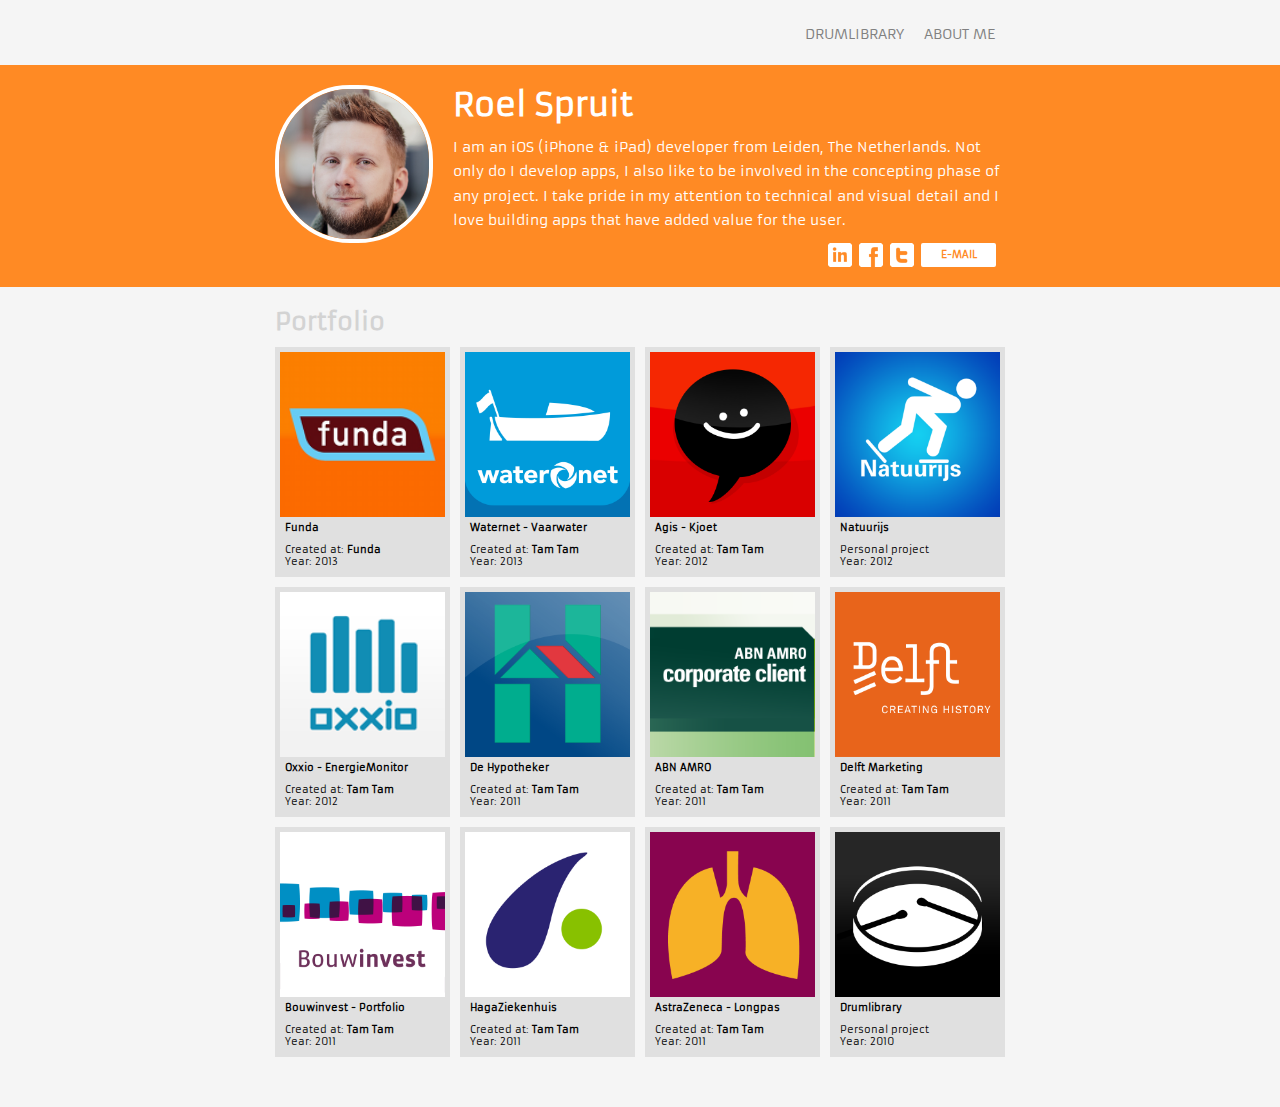
<file: index.html>
<html>

<head>
	<title>Roel Spruit</title>
	<link href='http://fonts.googleapis.com/css?family=Armata' rel='stylesheet' type='text/css'>
	<link rel="stylesheet" href="styles.css" />
	
	<meta name="viewport" content="width=device-width, initial-scale=1, maximum-scale=1">
</head>

<body>

<div id="menucontainer">
	<ul id="topmenu">
		<li><a href="/">About Me</a></li>
		<li><a href="./drumlibrary">DrumLibrary</a></li>
	</ul>
</div>

<div id="bio">

	<div class="contentcontainer">
		<div id="bioinfo">
			<img class="headshot" src='img/roel-square.jpg' />
		</div>
				
		<div id="biotext">
			<h1>Roel Spruit</h1>
			<p>
				I am an iOS (iPhone & iPad) developer from Leiden, The Netherlands. Not only do I develop apps, I also like to be involved in the concepting phase of any project. I take pride in my attention to technical and visual detail and I love building apps that have added value for the user.
			</p>
			
			<div id="socialbuttons">
				<a class="linkedin" target="_blank" href="http://nl.linkedin.com/in/roelspruit"></a>
				<a class="facebook" target="_blank" href="http://www.facebook.com/profile.php?id=100000343780678"></a>
				<a class="twitter" target="_blank" href="http://www.twitter.com/roelspruit"></a>
				<a href="mailto:roelspruit@gmail.com" class="mailbutton">E-MAIL</a>
			</div>
			
		</div>
		
		<br class="clearboth" />
	</div>
	
</div>

<div id="portfolio" class="contentcontainer">
	<h2>Portfolio</h2>
	<div id="portfoliocontainer">
		<div class="portfolioblock">
			<div class="imagecontainer">
				<img src="img/portfolio/funda-thumb.png" />
			</div>
			<div class="textcontainer">
				<h3>Funda</h3>
				<ul>
					<li>Created at: <a href="http://www.funda.nl">Funda</a></li>
					<li>Year: 2013</li>
				</ul>
			</div>
		</div>
		<div class="portfolioblock">
			<div class="imagecontainer">
				<img src="img/portfolio/vaarwater-thumb.png" />
			</div>
			<div class="textcontainer">
			<h3>Waternet - Vaarwater</h3>
				<ul>
					<li>Created at: <a href="http://www.tamtam.nl">Tam Tam</a></li>
					<li>Year: 2013</li>
				</ul>
			</div>
		</div>
		<div class="portfolioblock">
			<div class="imagecontainer">
				<img src="img/portfolio/kjoet-thumb.png" />
			</div>
			<div class="textcontainer">
				<h3>Agis - Kjoet</h3>
				<ul>
					<li>Created at: <a href="http://www.tamtam.nl">Tam Tam</a></li>
					<li>Year: 2012</li>
				</ul>
			</div>
		</div>
		<div class="portfolioblock">
			<div class="imagecontainer">
				<img src="img/portfolio/natuurijs-thumb.png" />
			</div>
			<div class="textcontainer">
				<h3>Natuurijs</h3>
				<ul>
					<li>Personal project</li>
					<li>Year: 2012</li>
				</ul>
			</div>
		</div>
		<div class="portfolioblock mobilehidden">
			<div class="imagecontainer">
				<img src="img/portfolio/oxxio-thumb.png" />
			</div>
			<div class="textcontainer">
				<h3>Oxxio - EnergieMonitor</h3>
				<ul>
					<li>Created at: <a href="http://www.tamtam.nl">Tam Tam</a></li>
					<li>Year: 2012</li>
				</ul>
			</div>
		</div>
		<div class="portfolioblock mobilehidden">
			<div class="imagecontainer">
				<img src="img/portfolio/hypotheker-thumb.png" />
			</div>
			<div class="textcontainer">
				<h3>De Hypotheker</h3>
				<ul>
					<li>Created at: <a href="http://www.tamtam.nl">Tam Tam</a></li>
					<li>Year: 2011</li>
				</ul>
			</div>
		</div>
		<div class="portfolioblock mobilehidden">
			<div class="imagecontainer">
				<img src="img/portfolio/abn-thumb.png" />
			</div>
			<div class="textcontainer">
				<h3>ABN AMRO</h3>
				<ul>
					<li>Created at: <a href="http://www.tamtam.nl">Tam Tam</a></li>
					<li>Year: 2011</li>
				</ul>
			</div>
		</div>
		<div class="portfolioblock">
			<div class="imagecontainer">
				<img src="img/portfolio/delft-thumb.png" />
			</div>
			<div class="textcontainer">
				<h3>Delft Marketing</h3>
				<ul>
					<li>Created at: <a href="http://www.tamtam.nl">Tam Tam</a></li>
					<li>Year: 2011</li>
				</ul>
			</div>
		</div>
		<div class="portfolioblock">
			<div class="imagecontainer">
				<img src="img/portfolio/bouwinvest-thumb.png" />
			</div>
			<div class="textcontainer">
				<h3>Bouwinvest - Portfolio</h3>
				<ul>
					<li>Created at: <a href="http://www.tamtam.nl">Tam Tam</a></li>
					<li>Year: 2011</li>
				</ul>
			</div>
		</div>
		<div class="portfolioblock mobilehidden">
			<div class="imagecontainer">
				<img src="img/portfolio/haga-thumb.png" />
			</div>
			<div class="textcontainer">
				<h3>HagaZiekenhuis</h3>
				<ul>
					<li>Created at: <a href="http://www.tamtam.nl">Tam Tam</a></li>
					<li>Year: 2011</li>
				</ul>
			</div>
		</div>
		<div class="portfolioblock mobilehidden">
			<div class="imagecontainer">
				<img src="img/portfolio/longpas-thumb.png" />
			</div>
			<div class="textcontainer">
				<h3>AstraZeneca - Longpas</h3>
				<ul>
					<li>Created at: <a href="http://www.tamtam.nl">Tam Tam</a></li>
					<li>Year: 2011</li>
				</ul>
			</div>
		</div>
		<div class="portfolioblock mobilehidden">
			<div class="imagecontainer">
				<img src="img/portfolio/drumlibrary-thumb.png" />
			</div>
			<div class="textcontainer">
				<h3>Drumlibrary</h3>
				<ul>
					<li>Personal project</li>
					<li>Year: 2010</li>
				</ul>
			</div>
		</div>
	</div>
</div>

<br class="clearboth" />

<script type="text/javascript">

  var _gaq = _gaq || [];
  _gaq.push(['_setAccount', 'UA-24617787-1']);
  _gaq.push(['_trackPageview']);

  (function() {
    var ga = document.createElement('script'); ga.type = 'text/javascript'; ga.async = true;
    ga.src = ('https:' == document.location.protocol ? 'https://ssl' : 'http://www') + '.google-analytics.com/ga.js';
    var s = document.getElementsByTagName('script')[0]; s.parentNode.insertBefore(ga, s);
  })();

</script>
</body>

</html>
</file>
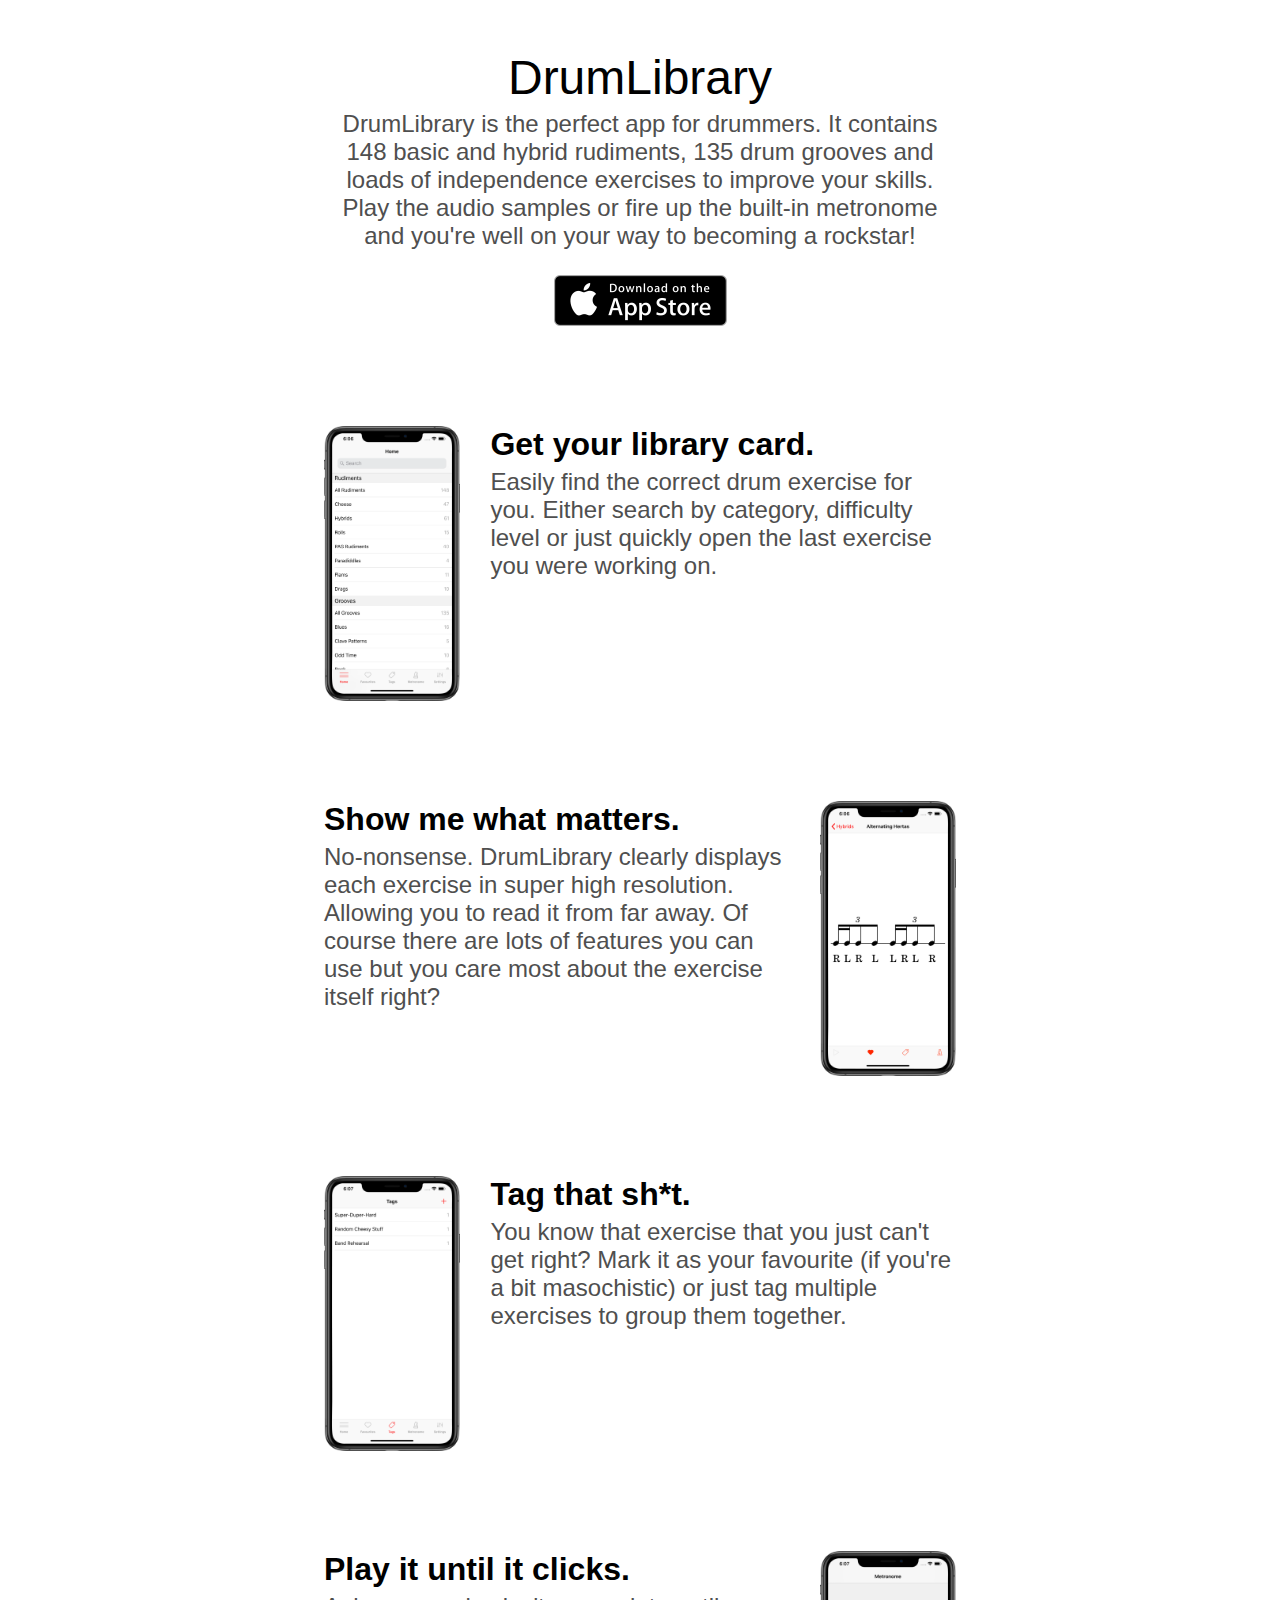
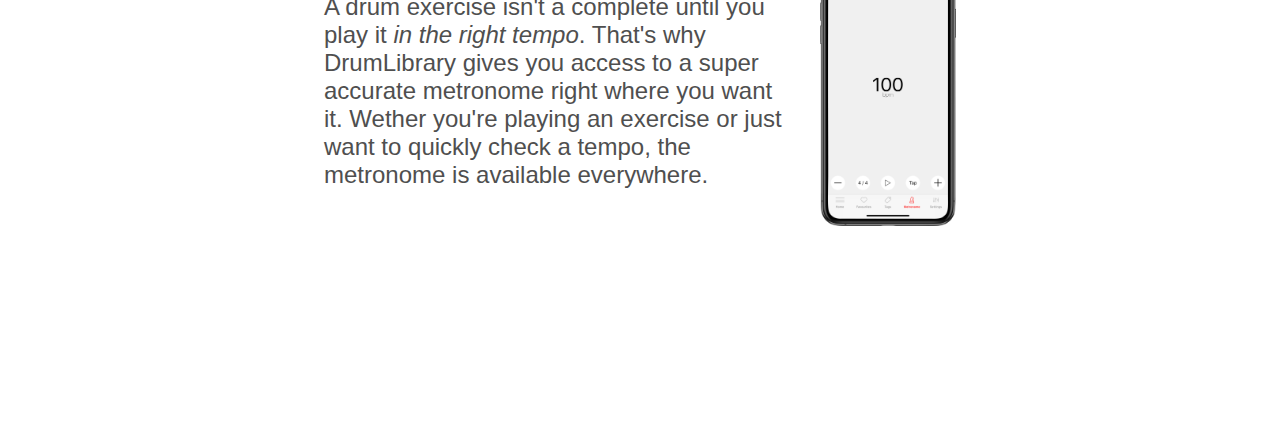
<file: drumlibrary/index.html>
<html>
	<head>
		<link rel="stylesheet" type="text/css" href="style.css">
		<title>DrumLibrary - The app for the serious(ly fun) drummer</title>
	</head>
	
	<body>
		<div id="header">
			<h1>DrumLibrary</h1>
			<p>
			DrumLibrary is the perfect app for drummers. It contains 148 basic and hybrid 	rudiments, 135 drum grooves and loads of independence exercises to improve your skills. Play the audio samples or fire up the built-in metronome and you're well on your way to becoming a rockstar!
			</p>
			<a href="https://itunes.apple.com/nl/app/drumlibrary/id348831734?mt=8"><img class="downloadbutton" src="appstore.png" width="173px" /></a>
		</div>
			
		<div class="topic imageleft">
			<img src="Library.png" height="275"/>
			<div class="text">
				<h2>Get your library card.</h2>
				<p>Easily find the correct drum exercise for you. Either search by category, difficulty level or just quickly open the last exercise you were working on.
				</p>
			</div>
		</div>

		<div class="topic imageright">
			<img src="Content.png" height="275"/>
			<div class="text">
				<h2>Show me what matters.</h2>
				<p>No-nonsense. DrumLibrary clearly displays each exercise in super high resolution. Allowing you to read it from far away. Of course there are lots of features you can use but you care most about the exercise itself right?
				</p>
			</div>
		</div>

		<div class="topic imageleft">
			<img src="Tags.png" height="275"/>
			<div class="text">
				<h2>Tag that sh*t.</h2>
				<p>You know that exercise that you just can't get right? Mark it as your favourite (if you're a bit masochistic) or just tag multiple exercises to group them together.
				</p>
			</div>
		</div>

		<div class="topic imageright">
			<img src="Metronome.png" height="275"/>
			<div class="text">
				<h2>Play it until it clicks.</h2>
				<p>A drum exercise isn't a complete until you play it <em>in the right tempo</em>. That's why DrumLibrary gives you access to a super accurate metronome right where you want it. Wether you're playing an exercise or just want to quickly check a tempo, the metronome is available everywhere.
				</p>
			</div>
		</div>
	<body>

<html>
</file>
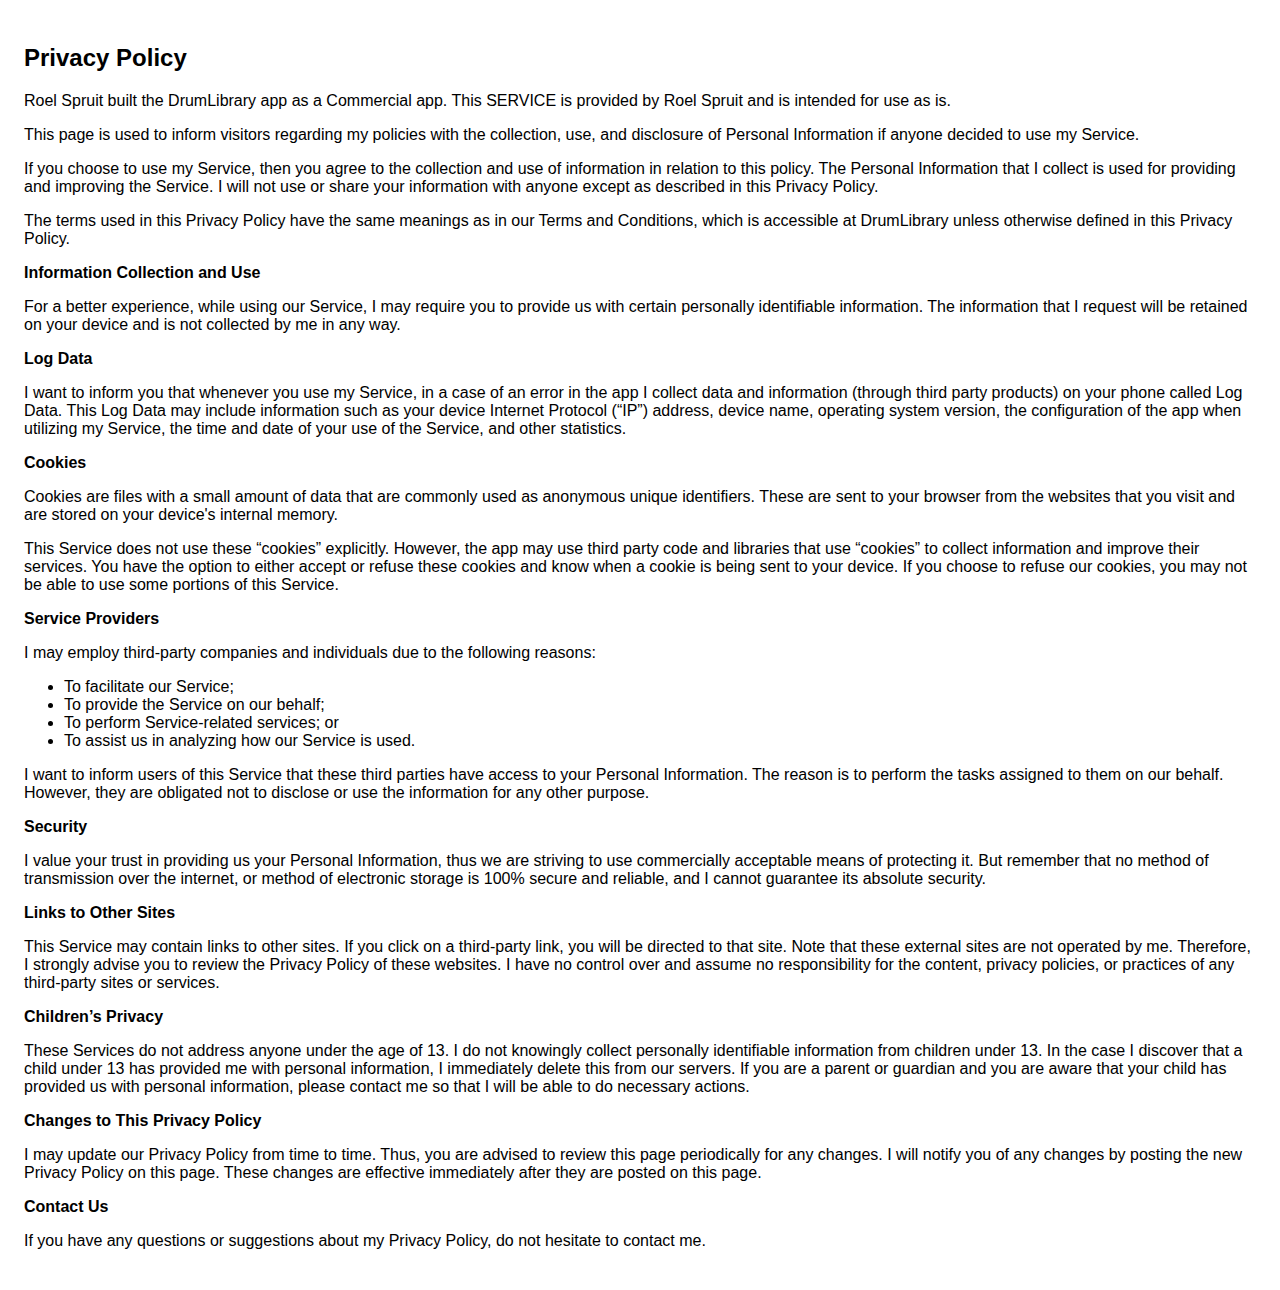
<file: drumlibrary/privacy_policy.html>
<!DOCTYPE html>
    <html>
    <head>
      <meta charset='utf-8'>
      <meta name='viewport' content='width=device-width'>
      <title>Privacy Policy</title>
      <style> body { font-family: 'Helvetica Neue', Helvetica, Arial, sans-serif; padding:1em; } </style>
    </head>
    <body>
    <h2>Privacy Policy</h2> <p> Roel Spruit built the DrumLibrary app as a Commercial app. This SERVICE is provided by
                    Roel Spruit  and is intended for use as is.
                  </p> <p>This page is used to inform visitors regarding my policies with the collection, use, and disclosure
                    of Personal Information if anyone decided to use my Service.
                  </p> <p>If you choose to use my Service, then you agree to the collection and use of information in
                    relation to this policy. The Personal Information that I collect is used for providing and improving
                    the Service. I will not use or share your information with anyone except as described
                    in this Privacy Policy.
                  </p> <p>The terms used in this Privacy Policy have the same meanings as in our Terms and Conditions, which is
                    accessible at DrumLibrary unless otherwise defined in this Privacy Policy.
                  </p> <p><strong>Information Collection and Use</strong></p> <p>For a better experience, while using our Service, I may require you to provide us with certain
                    personally identifiable information. The information that I request will be retained on your device and is not collected by me in any way.
                  </p><p><strong>Log Data</strong></p> <p> I want to inform you that whenever you use my Service, in a case of
                    an error in the app I collect data and information (through third party products) on your phone
                    called Log Data. This Log Data may include information such as your device Internet Protocol (“IP”) address,
                    device name, operating system version, the configuration of the app when utilizing my Service,
                    the time and date of your use of the Service, and other statistics.
                  </p> <p><strong>Cookies</strong></p> <p>Cookies are files with a small amount of data that are commonly used as anonymous unique identifiers.
                    These are sent to your browser from the websites that you visit and are stored on your device's internal
                    memory.
                  </p> <p>This Service does not use these “cookies” explicitly. However, the app may use third party code and
                    libraries that use “cookies” to collect information and improve their services. You have the option to
                    either accept or refuse these cookies and know when a cookie is being sent to your device. If you choose
                    to refuse our cookies, you may not be able to use some portions of this Service.
                  </p> <p><strong>Service Providers</strong></p> <p> I may employ third-party companies and individuals due to the following reasons:</p> <ul><li>To facilitate our Service;</li> <li>To provide the Service on our behalf;</li> <li>To perform Service-related services; or</li> <li>To assist us in analyzing how our Service is used.</li></ul> <p> I want to inform users of this Service that these third parties have access to
                    your Personal Information. The reason is to perform the tasks assigned to them on our behalf. However,
                    they are obligated not to disclose or use the information for any other purpose.
                  </p> <p><strong>Security</strong></p> <p> I value your trust in providing us your Personal Information, thus we are striving
                    to use commercially acceptable means of protecting it. But remember that no method of transmission over
                    the internet, or method of electronic storage is 100% secure and reliable, and I cannot guarantee
                    its absolute security.
                  </p> <p><strong>Links to Other Sites</strong></p> <p>This Service may contain links to other sites. If you click on a third-party link, you will be directed
                    to that site. Note that these external sites are not operated by me. Therefore, I strongly
                    advise you to review the Privacy Policy of these websites. I have no control over
                    and assume no responsibility for the content, privacy policies, or practices of any third-party sites
                    or services.
                  </p> <p><strong>Children’s Privacy</strong></p> <p>These Services do not address anyone under the age of 13. I do not knowingly collect
                    personally identifiable information from children under 13. In the case I discover that a child
                    under 13 has provided me with personal information, I immediately delete this from
                    our servers. If you are a parent or guardian and you are aware that your child has provided us with personal
                    information, please contact me so that I will be able to do necessary actions.
                  </p> <p><strong>Changes to This Privacy Policy</strong></p> <p> I may update our Privacy Policy from time to time. Thus, you are advised to review
                    this page periodically for any changes. I will notify you of any changes by posting
                    the new Privacy Policy on this page. These changes are effective immediately after they are posted on
                    this page.
                  </p> <p><strong>Contact Us</strong></p> <p>If you have any questions or suggestions about my Privacy Policy, do not hesitate to contact
                    me.
                  </p>
    </body>
    </html>
</file>
<file: styles.css>
body, div, ul, ul
{
	margin:		0px;
	padding: 	0px;
}

body
{
	background: #F5F5F5;
	font-family: 'Armata', sans-serif;
	padding-bottom: 40px;
}

h1
{
	margin: 	0px auto 10px auto;
	color:		white;
}

h2
{
	color:	lightgray;
	margin: 20px 0px 10px 20px;
}

h3
{
	font-size: 0.6em;
	margin: 5px 0px 10px 10px;
	font-weight: bold;
	clear:both;
}

.clearboth
{
	clear:both;
}

.contentcontainer
{
	margin: 0px auto 0px auto;
	width: 770px;
}
	
#menucontainer
{
	margin: 0px auto 0px auto;
	width: 770px;
}

ul#topmenu
{
	display: block;
	list-style-type: none;
	height: 35px;
	margin: 10px 20px 0px 0px;
}

	#topmenu li
	{
		display: block;
		float:right;
	}
	

		#topmenu a
		{
			color:		gray;
			text-decoration: none;
			margin: 	15px 10px 5px 10px;
			display: 	block;
			float:		left;
			text-transform: uppercase;
			font-size: 0.9em;
		}
	
#bio
{
	background:	#FF8A24;
	padding: 	20px;
	margin: 20px 0px 0px 0px;
}

	#bio #bioinfo 
	{
		float:left;
	}
	
	#socialbuttons
	{
		margin: 10px 0px 0px 0px;
		float:right;
	}
	
		.facebook
		{
			background-image: url('img/icon-facebook.png');
		}
		
		.twitter
		{
			background-image: url('img/icon-twitter.png');
		}
		
		.linkedin
		{
			background-image: url('img/icon-linkedin.png');
		}
	
		#socialbuttons a
		{
			float:left;
			margin: 0px 7px 0px 0px;
			width: 24px;
			height: 24px;
		}
		
		#bio a.mailbutton
		{
			display: block;
			width: 75px;
			height: 19px;
			padding: 5px 0px 0px 0px;
			color: #FF8A24;
			background-color: white;	
			text-align:center;
			text-decoration: none;
			font-size: 10px;
			font-weight: bold;
			border-radius: 2px;
		}

	
	#bio img.headshot
	{
		width: 150px;
		margin: 0px 20px 10px 20px;
		border-radius: 75px;
		border-color: white;
		border-width: 4px;
		border-style: solid;
		float:left;
	}

	#biotext
	{
		float:left;
	}
	
	#bio p
	{
		color: white;
		display: block;
		margin: 0px 0px 0px 0px;
		line-height: 1.7em;
		width: 550px;
		font-size: 0.9em;
	}

#portfoliocontainer
{
	margin: 0px 10px 0px 20px;
}
	
	.portfolioblock
	{
		width: 175px;
		background:	#E0E0E0;
		height: 230px;
		float:left;
		margin: 0px 10px 10px 0px
	}
	
		.portfolioblock .imagecontainer
		{
			width: 165px;
			height: 165px;
			margin:5px 5px 5px 5px;
			overflow:hidden;
		}
		
		.portfolioblock img
		{
			width: 100%;
			/*
			filter: url("data:image/svg+xml;utf8,<svg xmlns=\'http://www.w3.org/2000/svg\'><filter id=\'grayscale\'><feColorMatrix type=\'matrix\' values=\'0.3333 0.3333 0.3333 0 0 0.3333 0.3333 0.3333 0 0 0.3333 0.3333 0.3333 0 0 0 0 0 1 0\'/></filter></svg>#grayscale");
			filter: gray;
			-webkit-filter: grayscale(100%);
			*/
		}
		
		.portfolioblock ul
		{
			list-style-type: none;
			margin: 0px 10px 10px 10px;
			font-size: 0.6em;
		}
		
		.portfolioblock ul a
		{
			text-decoration: none;
			font-weight:bold;
			color:black;
		}
		
		
		.portfolioblock img:hover 
		{
		/*
			filter: none;
			-webkit-filter: grayscale(0%);
			*/
		}
	
#contact ul
{
	list-style-type: none;
	margin: 0px 10px 20px 20px;
	float:right;
}

	#contact ul li
	{
		display: block;
		float:left;
		padding: 10px;
	}
	
	
@media only screen and (max-width: 600px) {
	.contentcontainer, #menucontainer 
	{
		width: 100%;
	}
	
	
	#bioinfo
	{
		display:none;
	}
	
		.mobilehidden
		{
			display: none;
		}
		
		h3
		{
			font-size: 0.8em;
		}
		
		#portfoliocontainer
		{
			margin: 0px 20px 0px 20px;
		}
		
		.portfolioblock
		{
			height: auto;
			width: 100%;
			margin: 0px 0px 10px 0px
		}
		
		.portfolioblock ul
		{
			list-style-type: none;
			margin: 0px 10px 10px 10px;
			font-size: 0.8em;
		}
		
		#bio p
		{
			width: 100%;
		}
		
		#biotext
		{
			width: 100% ;
		}
		
		.portfolioblock .imagecontainer
		{
			width: 75px;
			height: 75px;
			float:left;
		}
		
		.textcontainer
		{
			float:left;
			margin: 10px 2px 0px 5px;
		}
		
		.textcontainer h3
		{
			margin: 5px 0px;
		}
		
		.textcontainer ul
		{
			margin: 0px;
		}
}


@media only screen and (min--moz-device-pixel-ratio: 2),
only screen and (-o-min-device-pixel-ratio: 2/1),
only screen and (-webkit-min-device-pixel-ratio: 2),
only screen and (min-device-pixel-ratio: 2) {

	.facebook
	{
		background-image: url('img/icon-facebook@2x.png');
		background-size: 24px 24px;
	}
	
	.twitter
	{
		background-image: url('img/icon-twitter@2x.png');
		background-size: 24px 24px;
	}
	
	.linkedin
	{
		background-image: url('img/icon-linkedin@2x.png');
		background-size: 24px 24px;
	}
	
}
</file>
<file: drumlibrary/style.css>
body {
    font-family: "Helvetica";
    font-weight: lighter;
    margin-bottom: 200px;
}

p {
    font-size: 1.5em;
    color: #4F4F4F;
}

h1, h2, h3, p {
    margin: 0px 0px 5px 0px;
}

h1 {
    margin-top: 50px;
    font-size: 3em;
    font-weight: normal;
}

h2 {
    font-weight: bold;
    font-size: 2em;
}

#header {
    width: 50%;
    text-align: center;
    margin: auto;
}

.topic {
    text-align: left;
    width: 50%;
    margin: auto;
    height: 275px;
}

.topic .text {
    margin-top: 100px;
}

.imageleft img {
    float:left;
    margin-right: 30px;
}

.imageright img {
    float:right;
    margin-left: 30px;
}

.downloadbutton {
    margin-top: 20px;
}
</file>
